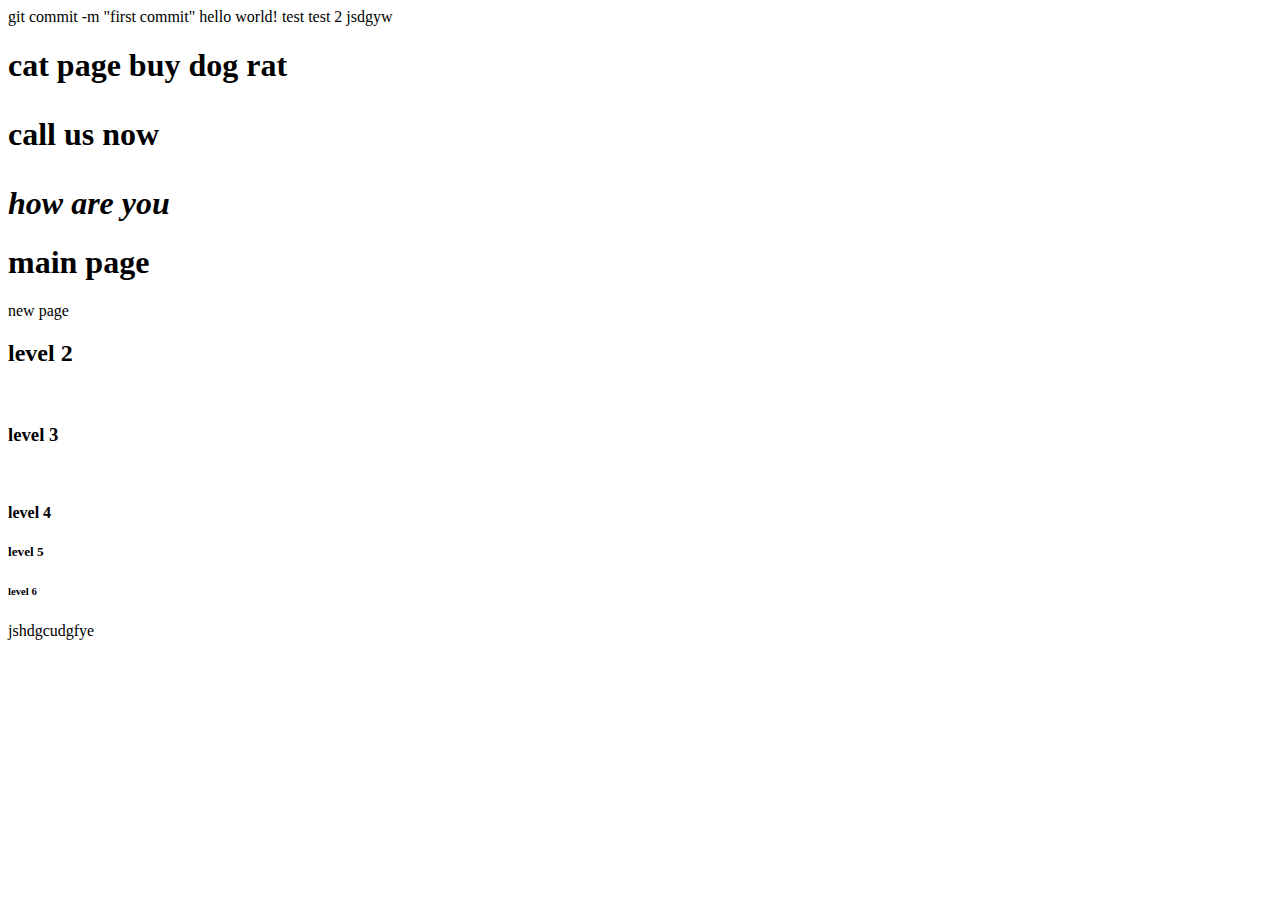
<file: 01/01/index.html>
git commit -m "first commit"<!DOCTYPE html>
<html lang="en">
<head>
    <meta charset="UTF-8">
    <meta name="viewport" content="width=device-width, initial-scale=1.0">
    <title>html intro</title>
</head>
<body>
    <!-- start of lesson -->
   hello world! test test 2 jsdgyw
   <!-- шаг назад -->
    <!-- h1-6  start -->
     <h1>
        cat page buy dog rat 
        
    <p>
        call us
        <strong>
            now 
        </strong>
    </p>
    <i> how are you </i>
   
     <h1>
        main page 
     </h1>new page  <br> 
     </h1>
     <h2>level 2</h2> <br>
     <h3>level 3</h3> <br>
     <h4>level 4</h4>
     <h5>level 5</h5>
     <h6>level 6</h6>
     <!-- SEO-search enginer optimizator -->
     jshdgcudgfye
</body>
</html>
</file>
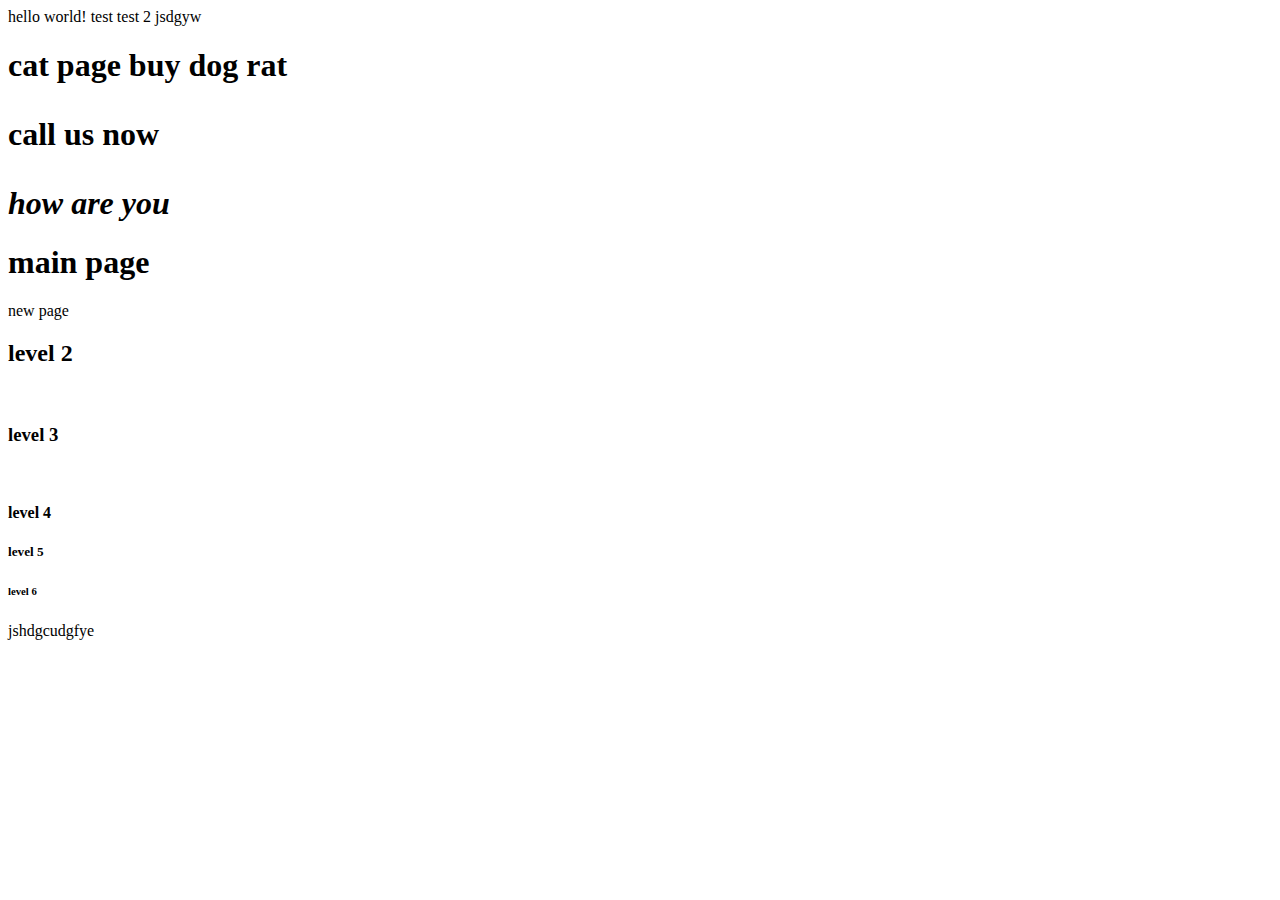
<file: 01/02/index.html>
<!DOCTYPE html>
<html lang="en">
<head>
    <meta charset="UTF-8">
    <meta name="viewport" content="width=device-width, initial-scale=1.0">
    <title>html intro</title>
</head>
<body>
    <!-- start of lesson -->
   hello world! test test 2 jsdgyw
   <!-- шаг назад -->
    <!-- h1-6  start -->
     <h1>
        cat page buy dog rat 
        
    <p>
        call us
        <strong>
            now 
        </strong>
    </p>
    <i> how are you </i>
   
     <h1>
        main page 
     </h1>new page  <br> 
     </h1>
     <h2>level 2</h2> <br>
     <h3>level 3</h3> <br>
     <h4>level 4</h4>
     <h5>level 5</h5>
     <h6>level 6</h6>
     <!-- SEO-search enginer optimizator -->
     jshdgcudgfye
</body>
</html>
</file>
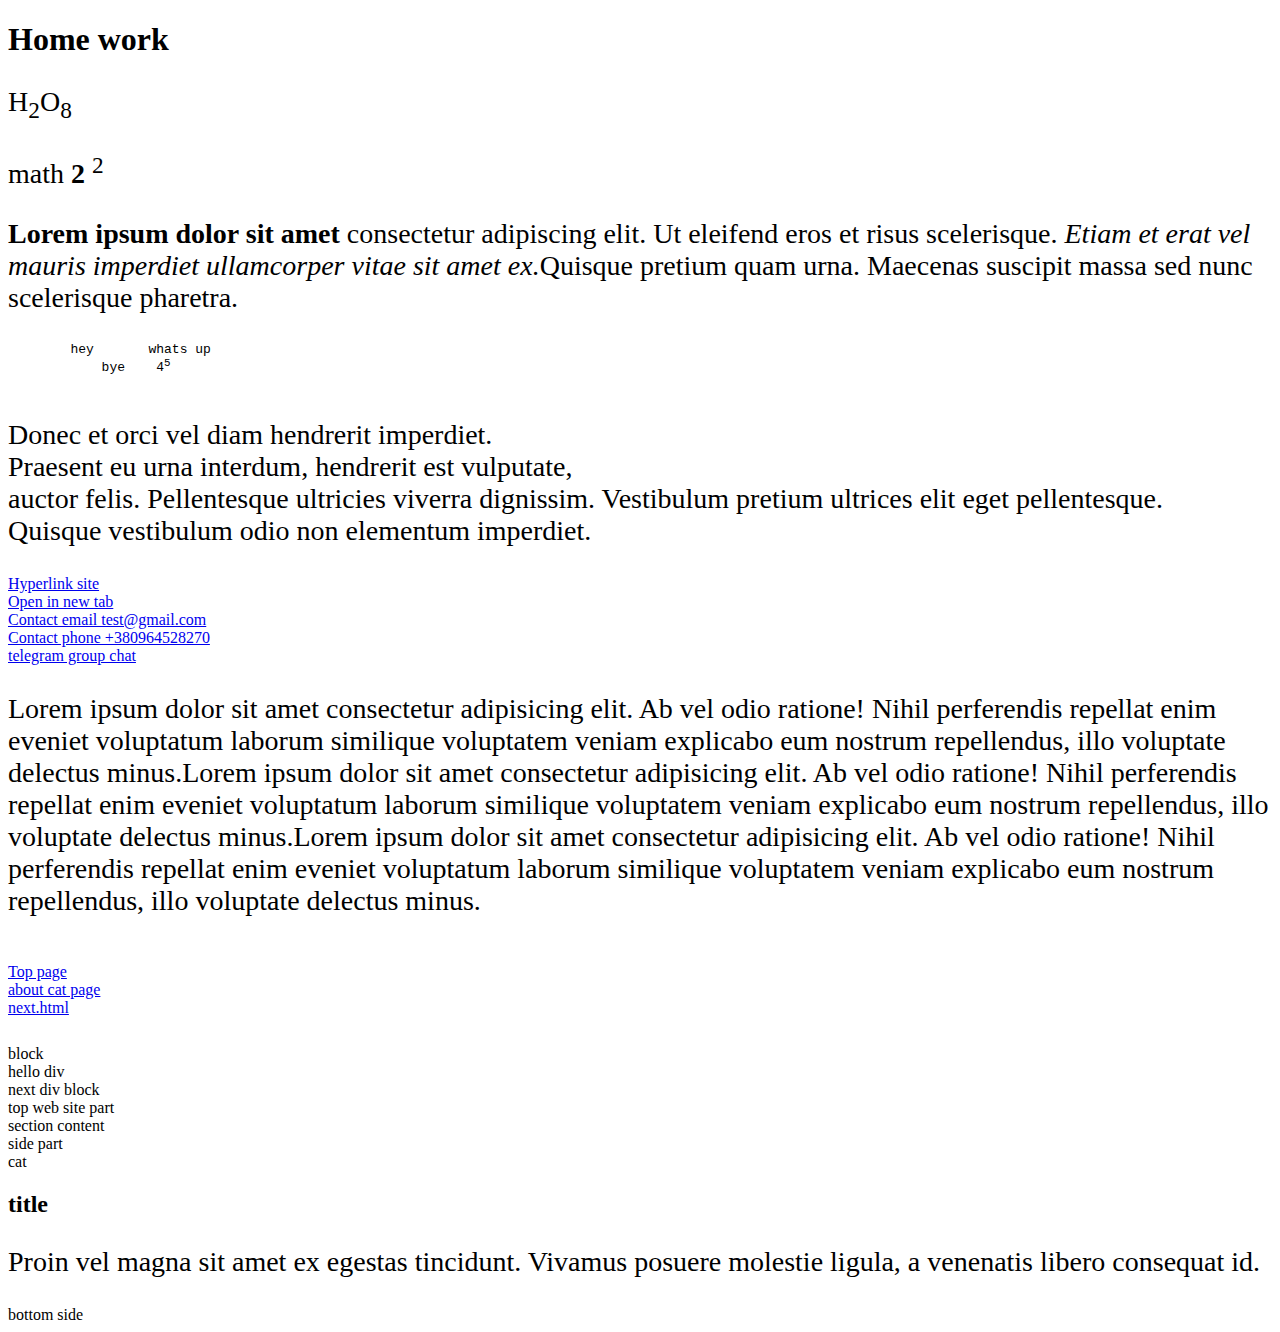
<file: 02.002/hm.01.html>
<!DOCTYPE html>
<html lang="en">
<head>
    <meta charset="UTF-8">
    <meta name="viewport" content="width=device-width, initial-scale=1.0">
    <title>home work</title>
</head>
<body>
    <style>
        p{
            font-size: 28px;
        }
    </style>
   <h1 id="top-page">
    Home work 
    <!-- ctrl +z -->
     </h1>
     <p>
        H<sub>2</sub>O<sub>8</sub>
     </p>
     <p>
        math <strong>2</strong> <sup>2</sup>
     </p>
     <p>
         <strong>Lorem ipsum dolor sit amet</strong> consectetur adipiscing elit. Ut eleifend eros et risus scelerisque. <em>Etiam et erat vel mauris imperdiet ullamcorper vitae sit amet ex.</em>Quisque pretium quam urna. Maecenas suscipit massa sed nunc scelerisque pharetra. 
     </p>
     <pre>
        hey       whats up 
            bye    4<sup>5</sup>
     </pre>
     <p>
        Donec et orci vel diam hendrerit imperdiet. <br> Praesent eu urna interdum, hendrerit est vulputate, <br> auctor felis. Pellentesque ultricies viverra dignissim. Vestibulum pretium ultrices elit eget pellentesque. <br>Quisque vestibulum odio non elementum imperdiet.
     </p>
    <a href="https://caniuse.com/">
        Hyperlink site
    </a>
    <br>
    <a href="https://caniuse.com/"target="_blank">
       Open in new tab  
    </a>
    <br>
    <a href="mailto:test@gmail.com">
        Contact email test@gmail.com 
    </a>
    <br>
    <a href="tel:+380964528270">
        Contact phone +380964528270
    </a>
    <br>
    <a href="https:telegram-group/53825472983">
        telegram group chat 
    </a>
    <p>
        Lorem ipsum dolor sit amet consectetur adipisicing elit. Ab vel odio ratione! Nihil perferendis repellat enim eveniet voluptatum laborum similique voluptatem veniam explicabo eum nostrum repellendus, illo voluptate delectus minus.Lorem ipsum dolor sit amet consectetur adipisicing elit. Ab vel odio ratione! Nihil perferendis repellat enim eveniet voluptatum laborum similique voluptatem veniam explicabo eum nostrum repellendus, illo voluptate delectus minus.Lorem ipsum dolor sit amet consectetur adipisicing elit. Ab vel odio ratione! Nihil perferendis repellat enim eveniet voluptatum laborum similique voluptatem veniam explicabo eum nostrum repellendus, illo voluptate delectus minus.
    </p>
    <br>
    <a href="#top-page">
        Top page
    </a>
    <br>
    <a href="#">
        about cat page 
    </a>
    <br>
    <a href="next.html">
        next.html 
    </a>
    <p>

    </p>
    
     <div>
        block 
     </div>
        
    
    <span>
        hello div 
    </span>
    <div>
        next div block 
    </div>
    <!-- Semantic tags -->
     <header>
        top web site part 
     </header>
     <section>
        section content 
     </section>
     <main>
        <aside>
            side part 
        </aside>
        <section>
            cat 
        </section>
     </main>
     <article>
        <h2>
            title 
        </h2>
        <p>
            Proin vel magna sit amet ex egestas tincidunt. Vivamus posuere molestie ligula, a venenatis libero consequat id.
        </p>
     </article>
     <footer>
        bottom side 
     </footer>
</body>
</html>
</file>
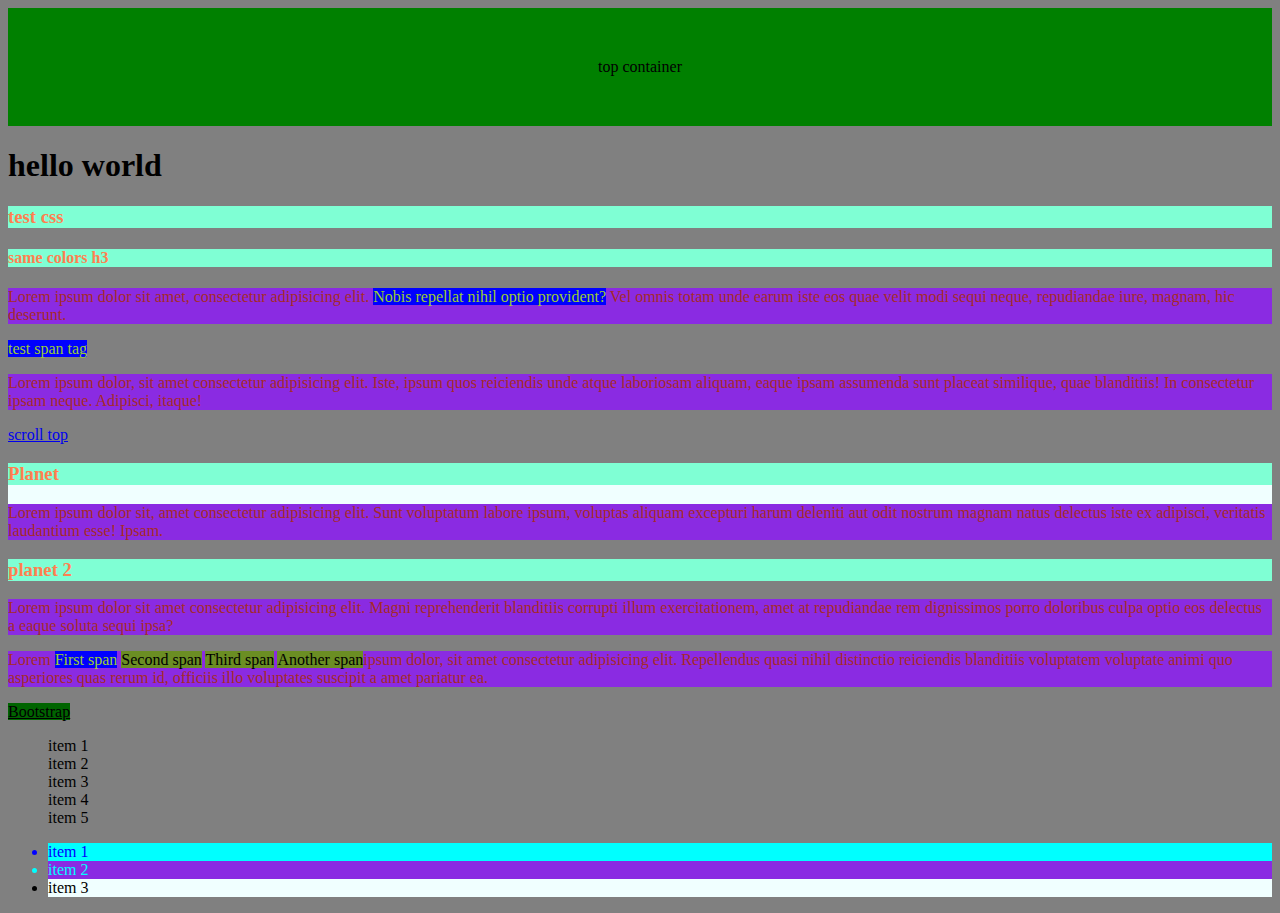
<file: 04/clw.04.html>
<!DOCTYPE html>
<html lang="en">
<head>
    <meta charset="UTF-8">
    <meta name="viewport" content="width=device-width, initial-scale=1.0">
    <title>Document</title>
    <link rel="stylesheet" href="style/style.css">
</head>
<body>
    <header id="top">
        top container
    </header>
    <h1>
        hello world
    </h1>
    <h3>
        test css
    </h3>
    <h4>
        same colors h3 
    </h4>
    <p>
        Lorem ipsum dolor sit amet, consectetur adipisicing elit. <span>Nobis repellat nihil optio provident?</span> Vel omnis totam unde earum iste eos quae velit modi sequi neque, repudiandae iure, magnam, hic deserunt.
    </p>
    <span>
       test span tag
    </span>
    <p>
        Lorem ipsum dolor, sit amet consectetur adipisicing elit. Iste, ipsum quos reiciendis unde atque laboriosam aliquam, eaque ipsam assumenda sunt placeat similique, quae blanditiis! In consectetur ipsam neque. Adipisci, itaque!
    </p>
    <a href="#top">
        scroll top
    </a>
    <article class="center-content">
        <h3>
            Planet
        </h3>
        <p>
            Lorem ipsum dolor sit, amet consectetur adipisicing elit. Sunt voluptatum labore ipsum, voluptas aliquam excepturi harum deleniti aut odit nostrum magnam natus delectus iste ex adipisci, veritatis laudantium esse! Ipsam.
        </p>
    </article>
    
    </section class="right-content border-block">
        <h3>
            planet 2
        </h3>
        <p>
            Lorem ipsum dolor sit amet consectetur adipisicing elit. Magni reprehenderit blanditiis corrupti illum exercitationem, amet at repudiandae rem dignissimos porro doloribus culpa optio eos delectus a eaque soluta sequi ipsa?
        </p>
    
    <p>
        Lorem <span> First span</span>
        <span>Second span</span>
        <span>Third span</span>
        <span>Another span</span>ipsum dolor, sit amet consectetur adipisicing elit. Repellendus quasi nihil distinctio reiciendis blanditiis voluptatem voluptate animi quo asperiores quas rerum id, officiis illo voluptates suscipit a amet pariatur ea.
    </p>
    
        <a href="https://getbootstrap.com/">
            Bootstrap
        </a>
        
        <ul>
            <il class="first-item">item 1</il>
        <br>
        <il>item 2</il>
        <br>
        <il>item 3</il>
        <br>
        <il>item 4</il>
        <br>
        <il>item 5</il>
        </ul>
    
    <ul>
        <li> item 1</li>
        <li> item 2</li>
        <li> item 3</li>
    </ul>
</section>



</body>
</html>
</file>
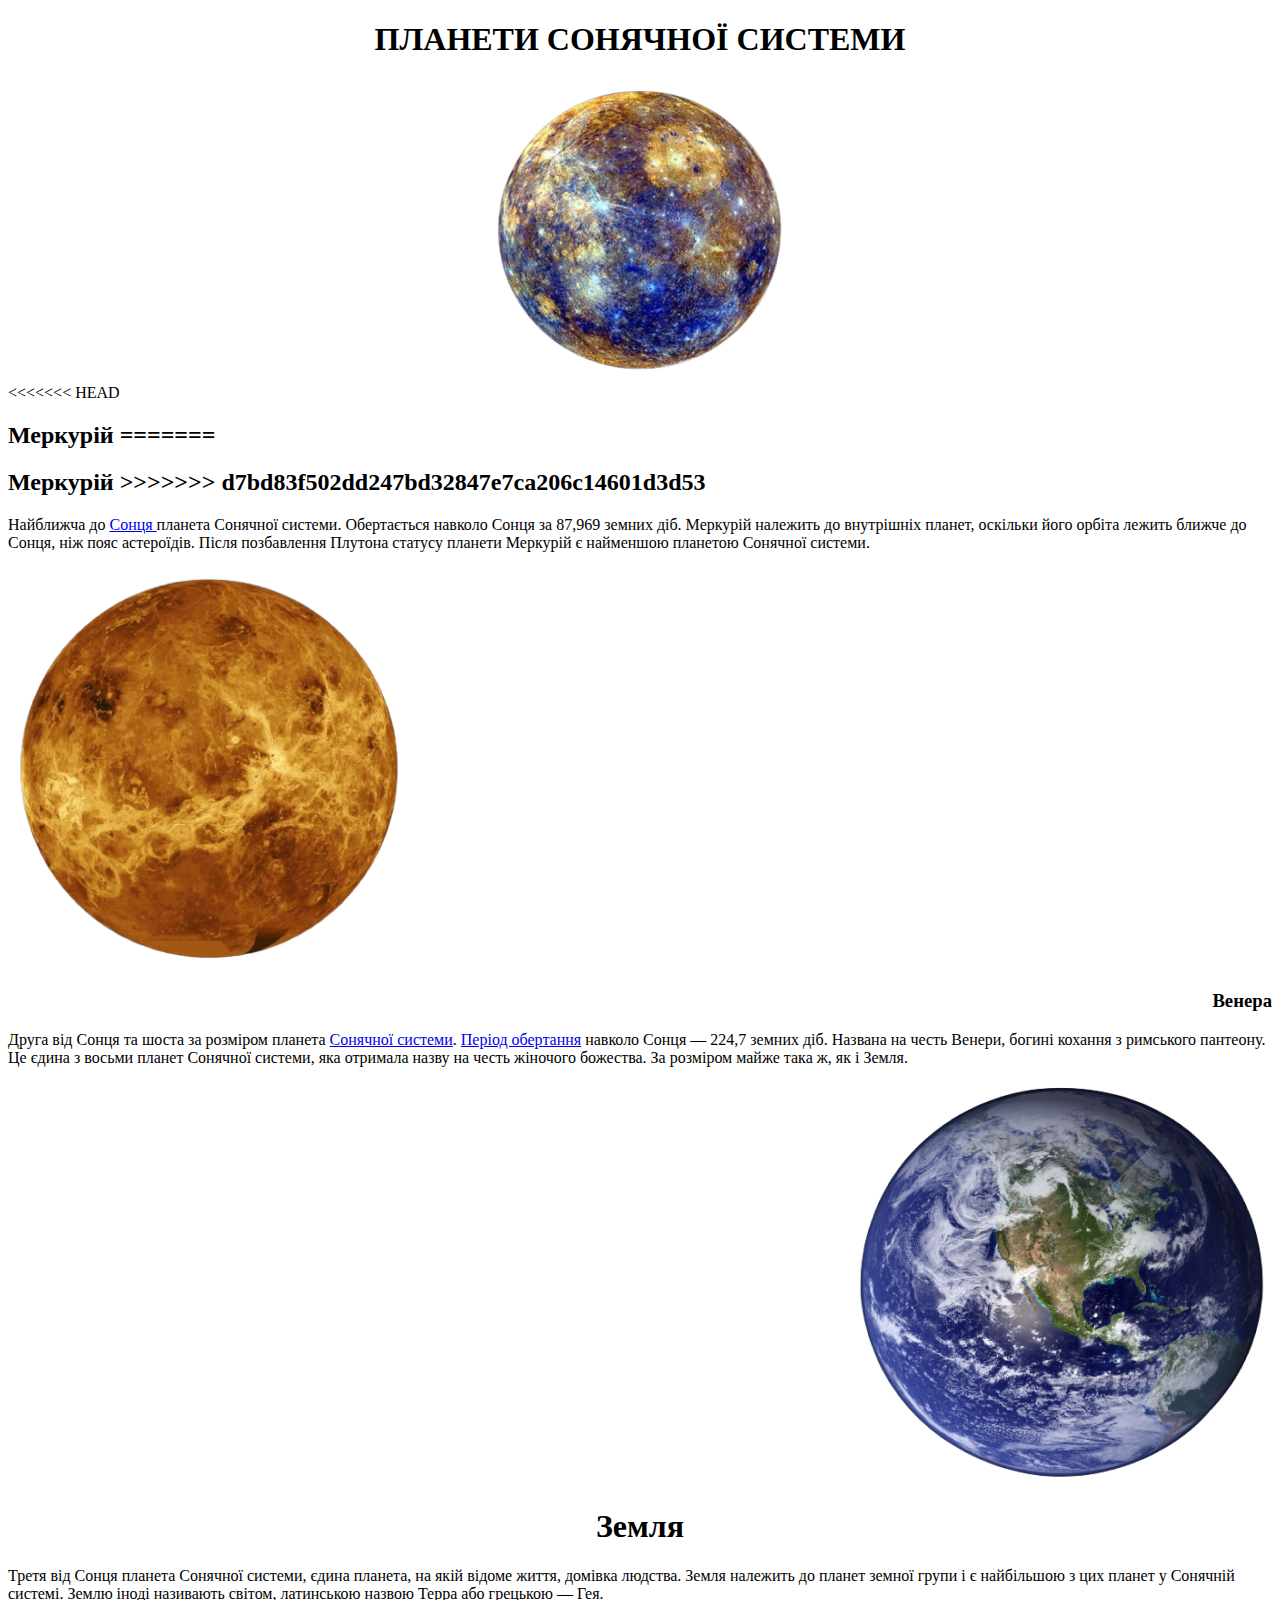
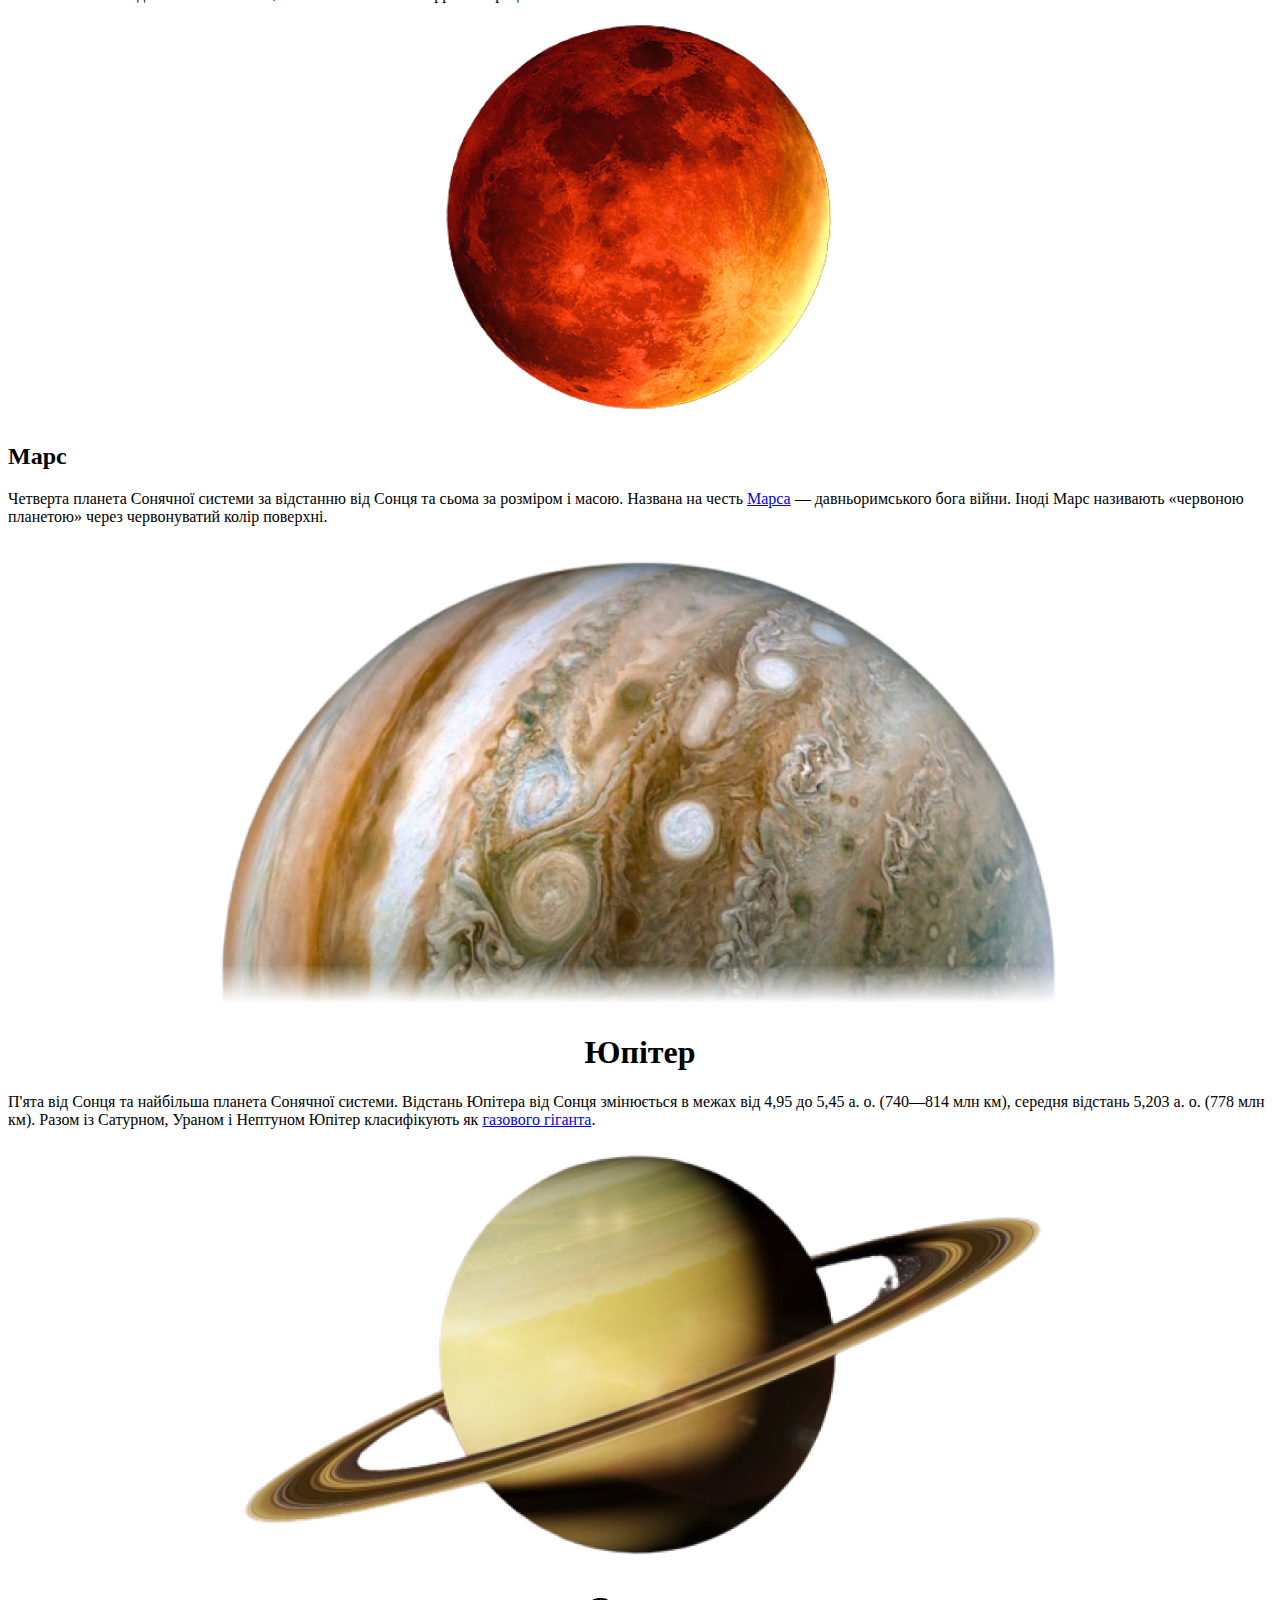
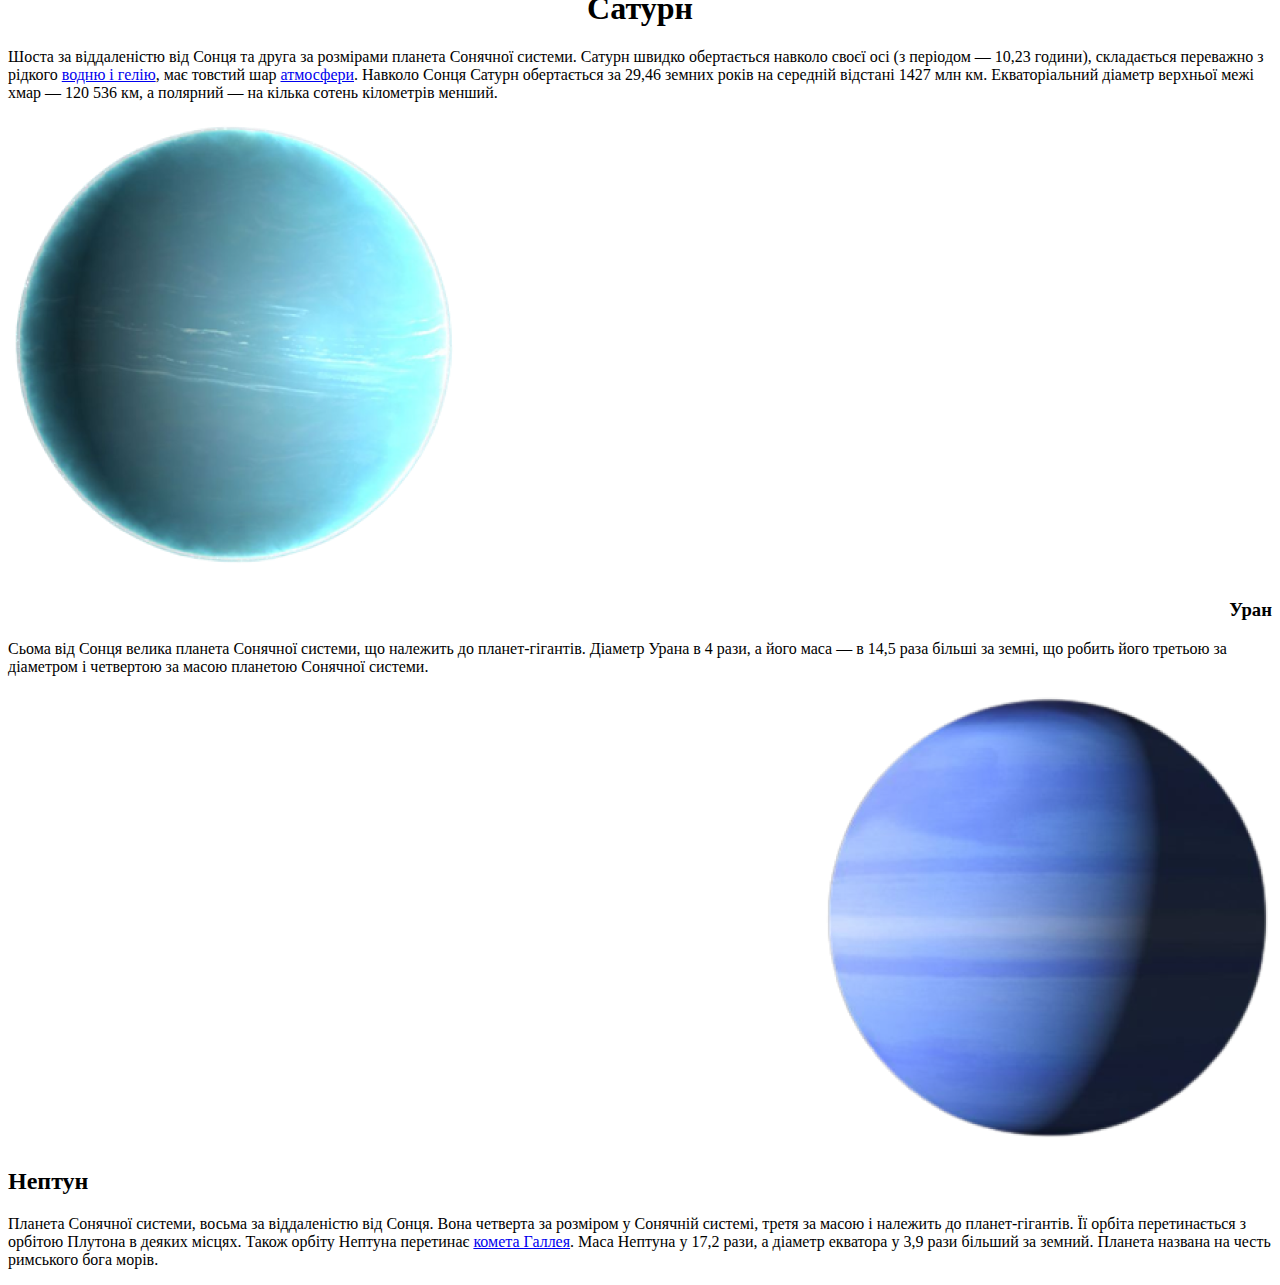
<file: 04/hw.04.html>
<!DOCTYPE html>
<html lang="en">
<head>
    <meta charset="UTF-8">
    <meta name="viewport" content="width=device-width, initial-scale=1.0">
    <title>Document</title>
    <link rel="stylesheet" href="style/hw.css">
</head>
<body>
    <section class="center-content">
        <h1>
            ПЛАНЕТИ СОНЯЧНОЇ СИСТЕМИ
        </h1>
            <img src="images/firstplanet.png" alt="planet">
    </section>
<<<<<<< HEAD
    <h2>
        Меркурій
=======

    <h2>
        Меркурій 
>>>>>>> d7bd83f502dd247bd32847e7ca206c14601d3d53
    </h2>
    <p>
        Найближча до <a href="#">Сонця </a>планета Сонячної системи. Обертається навколо Сонця за 87,969 земних діб. Меркурій належить до внутрішніх планет, оскільки його орбіта лежить ближче до Сонця, ніж пояс астероїдів. Після позбавлення Плутона статусу планети Меркурій є найменшою планетою Сонячної системи.
    </p>
    <img src="images/secondplanet.png" alt="planet">
    <h3>
        Венера
    </h3>
    <p>
        Друга від Сонця та шоста за розміром планета <a href="#">Сонячної системи</a>. <a href="#">Період обертання</a> навколо Сонця — 224,7 земних діб. Названа на честь Венери, богині кохання з римського пантеону. Це єдина з восьми планет Сонячної системи, яка отримала назву на честь жіночого божества. За розміром майже така ж, як і Земля.
    </p>
    <section class="right-content">
        <img src="images/thirdplanet.png" alt="thirdplanet">
    </section>
    <h1>
        Земля
    </h1>
        
   
    <p>
        Третя від Сонця планета Сонячної системи, єдина планета, на якій відоме життя, домівка людства. Земля належить до планет земної групи і є найбільшою з цих планет у Сонячній системі. Землю іноді називають світом, латинською назвою Терра або грецькою — Гея.
    </p>
   <section class="center-content">
    <img src="images/marc.png" alt="marc">
   </section>
   <h2>
    Марс
   </h2>
    
  
   <p>
    Четверта планета Сонячної системи за відстанню від Сонця та сьома за розміром і масою. Названа на честь <a href="#">Марса</a> — давньоримського бога війни. Іноді Марс називають «червоною планетою» через червонуватий колір поверхні.
   </p>
   <section class="center-content">
    <img src="images/fourthplanet.png" alt="planet">
   </section>
   
    <h1>
        Юпітер
    </h1>

   <p>
    П'ята від Сонця та найбільша планета Сонячної системи. Відстань Юпітера від Сонця змінюється в межах від 4,95 до 5,45 а. о. (740—814 млн км), середня відстань 5,203 а. о. (778 млн км). Разом із Сатурном, Ураном і Нептуном Юпітер класифікують як <a href="#">газового гіганта</a>.
   </p>
   <section class="center-content">
    <img src="images/sat.png" alt="planet">
   </section>
   <h1>
    Сатурн
   </h1>
    
   
   <p>
    Шоста за віддаленістю від Сонця та друга за розмірами планета Сонячної системи. Сатурн швидко обертається навколо своєї осі (з періодом — 10,23 години), складається переважно з рідкого <a href="#">водню і гелію</a>, має товстий шар <a href="#">атмосфери</a>. Навколо Сонця Сатурн обертається за 29,46 земних років на середній відстані 1427 млн км. Екваторіальний діаметр верхньої межі хмар — 120 536 км, а полярний — на кілька сотень кілометрів менший.
   </p>
   <img src="images/fifth.png" alt="planet">
   <h3>
    Уран
   </h3>
   <p>
    Сьома від Сонця велика планета Сонячної системи, що належить до планет-гігантів. Діаметр Урана в 4 рази, а його маса — в 14,5 раза більші за земні, що робить його третьою за діаметром і четвертою за масою планетою Сонячної системи.
   </p>
   <section class="right-content">
    <img src="images/nep.png" alt="planet">
   </section>
 
    <h2>
        Нептун
    </h2>
   
   <p>
    Планета Сонячної системи, восьма за віддаленістю від Сонця. Вона четверта за розміром у Сонячній системі, третя за масою і належить до планет-гігантів. Її орбіта перетинається з орбітою Плутона в деяких місцях. Також орбіту Нептуна перетинає <a href="#">комета Галлея</a>. Маса Нептуна у 17,2 рази, а діаметр екватора у 3,9 рази більший за земний. Планета названа на честь римського бога морів.
   </p>
</body>
</html>
</file>
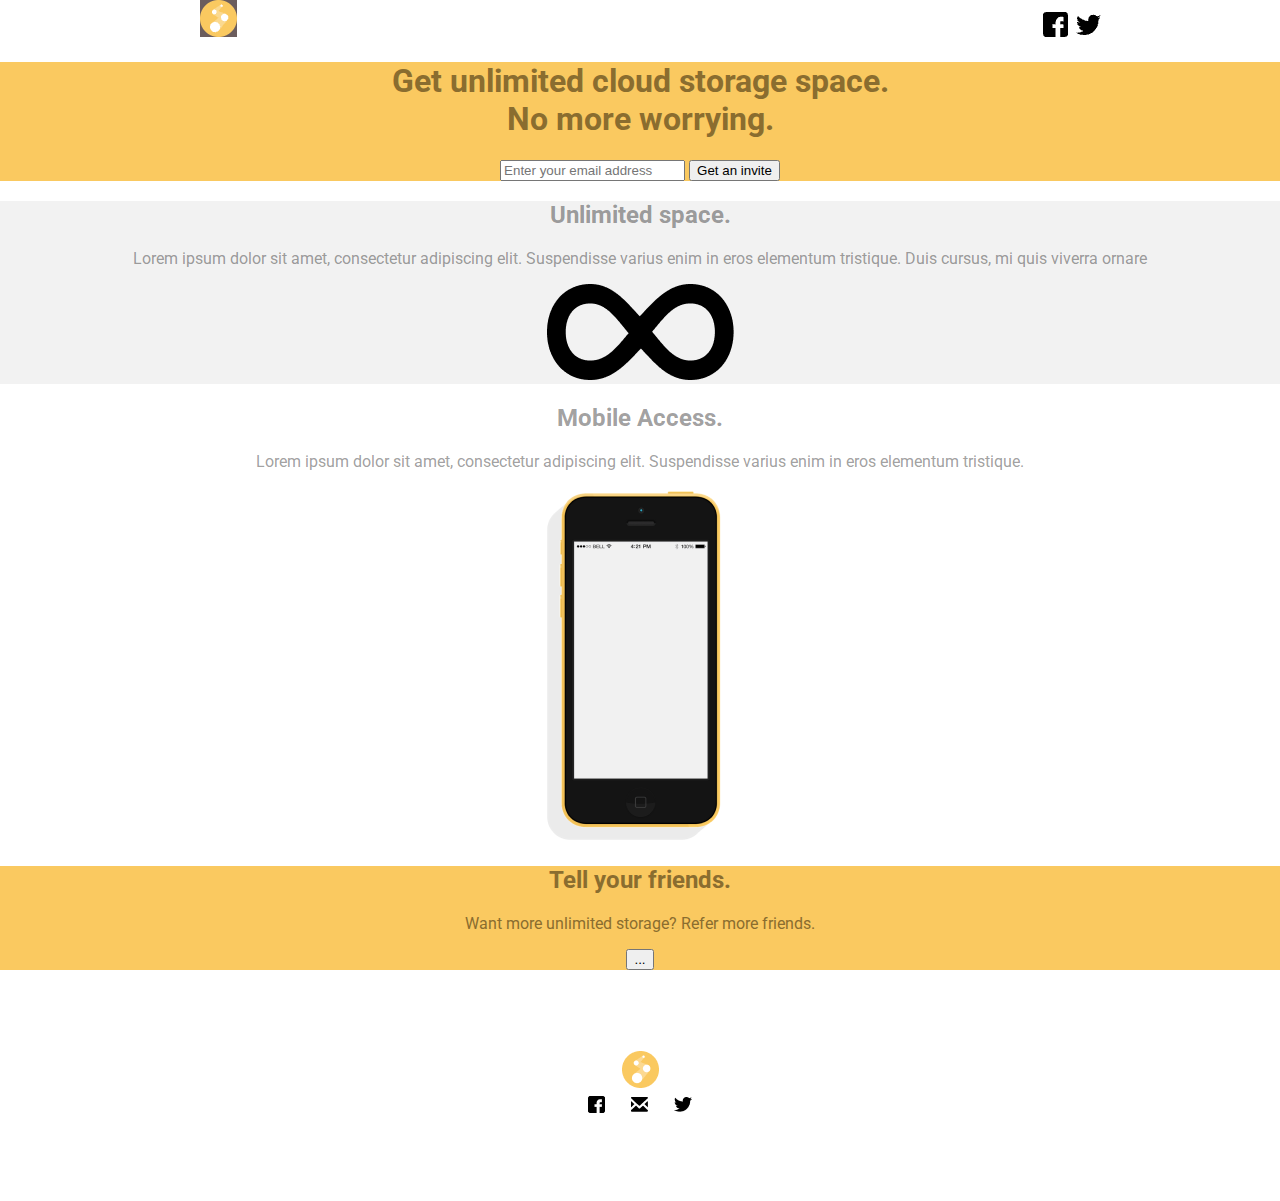
<file: 05/hw.05.html>
<!DOCTYPE html>
<html lang="en">
<head>
    <meta charset="UTF-8">
    <meta name="viewport" content="width=device-width, initial-scale=1.0">
    <title>Document</title>
    <link rel="preconnect" href="https://fonts.googleapis.com">
<link rel="preconnect" href="https://fonts.gstatic.com" crossorigin>
<link href="https://fonts.googleapis.com/css2?family=Roboto:ital,wght@0,100;0,300;0,400;0,500;0,700;0,900;1,100;1,300;1,400;1,500;1,700;1,900&display=swap" rel="stylesheet">
    <link rel="stylesheet" href="style/new.css">
</head>
<body>
<header>
    <div class="header-contairner">
        <div class="logo-block">
            <img src="image/Logo.png" alt="Logo">
        </div>  
        <div class="social-block">
            <a href="#"> <img src="image/fb.png" alt="fb"></a>
            <a href="#"> <img src="image/Frame.png" alt="frame"></a>
        </div>   
    </div>
</header>
<section class="form">
    <div class="text-container"></div>
    <h1>
        Get unlimited cloud storage space. <br>
        No more worrying.
    </h1>
    <form>
        <input type="email" placeholder="Enter your email address" class="email">
        <input type="submit" value="Get an invite" class="email-button">
    </form>
</section>
<section class="space">
    <div class="text-contairner">
        <h2>
            Unlimited space.
        </h2>
        <p>
            Lorem ipsum dolor sit amet, consectetur adipiscing elit. Suspendisse varius enim in eros elementum tristique. Duis cursus, mi quis viverra ornare
        </p>
        <img src="image/IMAGE-2.png" alt="ing">
    </div>
</section>
<section class="mobile">
    <div class="text-contairner">
        <h2>
            Mobile Access.
        </h2>
        <p>
            Lorem ipsum dolor sit amet, consectetur adipiscing elit. Suspendisse varius enim in eros elementum tristique.
        </p>
        <img src="image/IMAGE-3.png" alt="phone">
    </div>
</section>
<section class="share">
    <div class="text-contairner">
        <h2>
            Tell your friends.
        </h2>
        <p>
            Want more unlimited storage? Refer more friends.
        </p>
        <form> 
            <input type="button" value="..." class="button"/>
        </form>
    </div>
</section>
<footer>
    <div class="end">
        <img src="image/IMAGE-4.png" alt="logo"><br>
        <img src="image/IMAGE-5.png" alt="facebook">
        <img src="image/IMAGE-6.png" alt="email">
        <img src="image/IMAGE-7.png" alt="twitter">
    </div>
</footer>
</body>
</html>
</file>
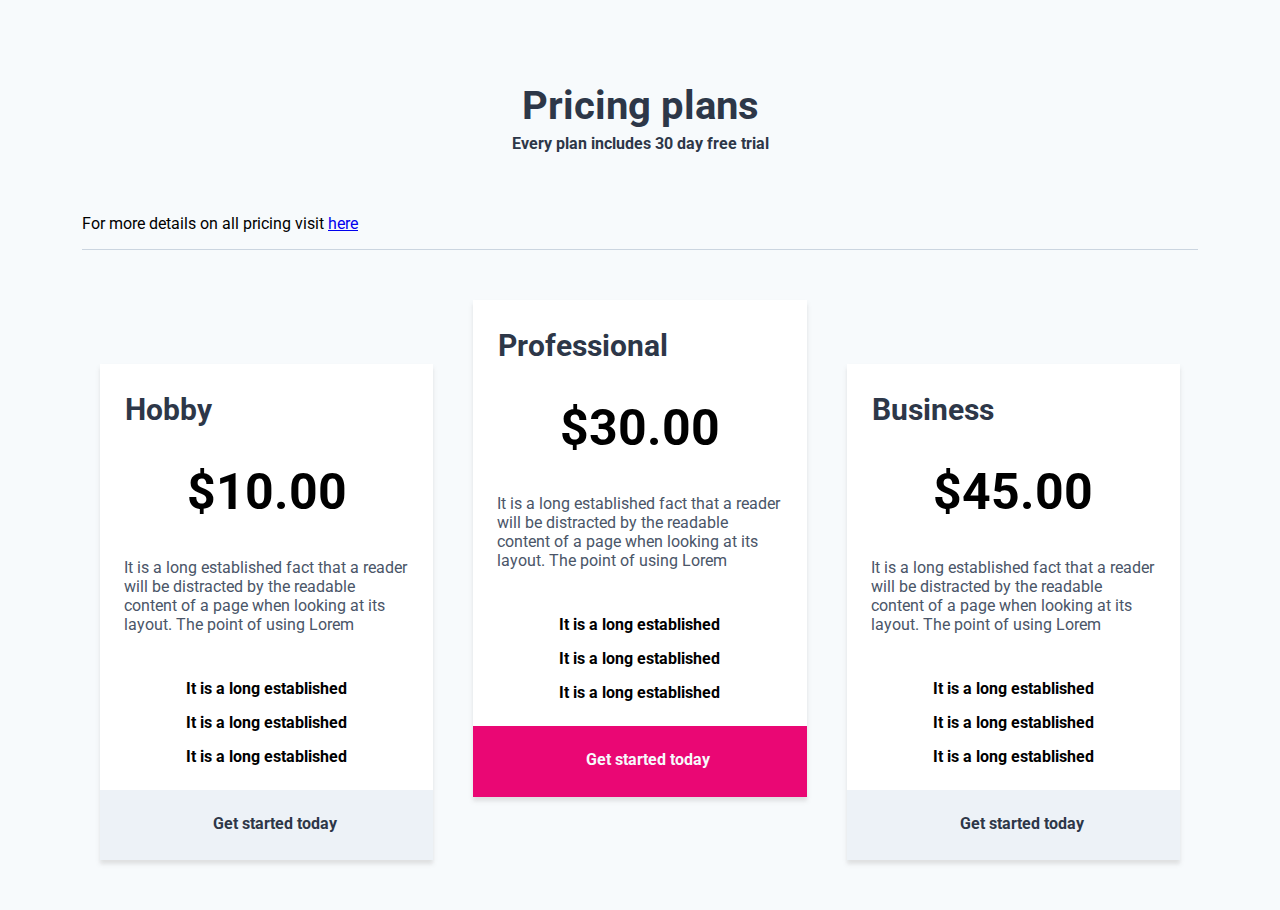
<file: 06/hw.06.html>
<!DOCTYPE html>
<html lang="en">
<head>
    <meta charset="UTF-8">
    <meta name="viewport" content="width=device-width, initial-scale=1.0">
    <title>Document</title>
    <link rel="preconnect" href="https://fonts.googleapis.com">
<link rel="preconnect" href="https://fonts.gstatic.com" crossorigin>
<link href="https://fonts.googleapis.com/css2?family=Roboto:ital,wght@0,100;0,300;0,400;0,500;0,700;0,900;1,100;1,300;1,400;1,500;1,700;1,900&display=swap" rel="stylesheet">
    <link rel="stylesheet" href="new.css">
</head>
<body>
    <body>
        <header>
          <h1>Pricing plans</h1>
          <h3>Every plan includes 30 day free trial</h3>
          <p class="first">For more details on all pricing visit <a href="#">here</a></p>
        </header>
      
        <div class="card">
      
          <div class="block">
              
              <h2>Hobby</h2>
              <h1>$10.00</h1>
              <p class="text-content">It is a long established fact that a reader will be distracted by the readable content of a page when looking at its layout. The point of using Lorem</p>
              <p class="action">It is a long established <br>
                  It is a long established <br>
                  It is a long established <br>
              </p>
              <div class="gray">
                <p class="end">Get started today</p>
              </div>
          </div>
      
          <div class="block">
          
              <h2>Professional</h2>
              <h1>$30.00</h1>
              <p class="text-content">It is a long established fact that a reader will be distracted by the readable content of a page when looking at its layout. The point of using Lorem</p>
              <p class="action">It is a long established <br>
                  It is a long established <br>
                  It is a long established <br>
              </p>
              <div class="rose">
                <p class="end">Get started today</p></div>
          </div>
          <div class="block">
       
            <h2>Business</h2>
             <h1>$45.00</h1>
             <p class="text-content">It is a long established fact that a reader will be distracted by the readable content of a page when looking at its layout. The point of using Lorem</p>
             <p class="action">It is a long established <br>
                 It is a long established <br>
                 It is a long established <br>
             </p>
             <div class="gray">
               <p class="end">Get started today</p>
             </div>
 </div>
 </div>      
</body>
</html>
</file>
<file: 04/style/style.css>
body{
    background-color: grey;
}

/* h1{
    background-color: black;
    color: antiquewhite;
}
h3{
    background-color: aquamarine;
    color: coral;
}
h4{
    background-color: aquamarine;
    color: coral;
} */
 h2,h3,h4{
    background-color: aquamarine;
    color: coral;
 }
 p{
    background-color: blueviolet;
    color: brown;
 }
 span{
    background-color: blue;
    color: yellowgreen;
 }
 #top{
    background-color: green;
    padding: 50px;
    text-align: center;
 }
 .center-content{
    background-color: azure;
 }
 .center-content h3
 .center-content p{
    text-align: center;
 }
 span+span{
    background-color: olivedrab;
    color: black;
 }
 li:first-child{
    background-color: aqua;
    color: blue;
 }
 li:last-child{
    background-color: azure;
    color: black;
 }
 li:nth-child(2){
    background-color: blueviolet;
    color: aqua;
 }
 a[href='https://getbootstrap.com/']{
    background-color: darkgreen;
    color: black;
 }
 h3:hover{
     background-color: rgb(191, 255, 234);
     color: rgb(247, 195, 176);
 }
</file>
<file: 04/style/hw.css>
.center-content{
    text-align: center;
}
h2{
    text-align: left;
}
 h3{
    text-align: right;
}
section.right-content{
    text-align: right;
}
h4{
    text-align: center;
    
}
section.center-content{
    text-align: center;
}
section.center-content{
    text-align: center;
}
h1{
    text-align: center;
}
section.center-content{
    text-align: center;
}

h3{
    text-align: right;
}
</file>
<file: 05/style/new.css>
*{
    box-sizing: border-box;}
body{
    margin: 0;
font-family: "Roboto", sans-serif;
font-weight: 400;
font-style: normal;}

.logo-block {display: inline; text-align: left; margin-left: 200px;}
.social-block{display: inline; text-align: right; margin: 0 0 0 800px;}
section.form{
    background-color: #fac960;
    color: #8A6D2F;
    text-align: center;
    margin-left: auto;
    margin-right: auto;
    margin-top: auto;
    margin-bottom: 70;
    max-width: 50;
    
}
section.space{
    background-color: #f2f2f2;
    color: #2d2c2c76;
    text-align: center;
    max-width: 50;
    margin: 0%;
}
section.mobile{
    background-color: white;
    color: #2d2c2c76;
    text-align: center;
    max-width: 70;
}
section.share{
    background-color: #fac960;
    color: #8A6D2F;
    text-align: center;
    margin: 50;
}
footer{
    text-align: center;
    margin: 81px auto; line-height: 24px; letter-spacing: 22px;
}
</file>
<file: 06/new.css>
*{box-sizing: border-box;}
body{
    margin: 0;
    font-family: "Roboto", sans-serif;
font-weight: 700;
font-style: normal;
background: rgb(247, 250, 252);
}
header{
    width: 1116px;
margin: 0 auto;
border-bottom: 1px solid rgb(203, 213, 224); 
}
header h1{color: rgb(45, 55, 72);
    font-size: 40px;
    line-height: 47px;
    margin-top: 82px;
    margin-bottom: 5px;
text-align: center;}
header h3 {color: rgb(45, 55, 72);
    font-size: 16px;
    line-height: 19px;
    margin: 0;
    text-align: center;}
.first{margin-top: 61px; 
    text-align: left;
    font-size: 16px;
    font-weight: 400;
    line-height: 19px;
    }
    .card{display: flex;
        width: 1080px;
            justify-content: space-between;
            column-gap: 40px;
            margin: 50px auto;
        height: 560px;
        
            }
        .block{
            width: 350px;
            box-shadow: 0px 4px 4px 0px rgba(152, 149, 149, 0.25);
            background: rgb(255, 255, 255);
            align-self:flex-end;
        }
.block:nth-child(2){align-self: flex-start;}

.block h2{margin: 28px 0 0 25px;
    color: rgb(45, 55, 72);
    font-size: 30px;
    line-height: 35px;
    text-align: left;}

.block h1{color: rgb(0, 0, 0);
    font-size: 50px;
    line-height: 59px;
    margin-top: 36px;
    text-align: center;}
    .text-content{margin: 36px 24px 0 24px;color: rgb(74, 85, 104);
        font-size: 16px;
        font-weight: 400;
        line-height: 19px;
       }
    .action{color: rgb(0, 0, 0);
        font-size: 16px;
       line-height: 34px;
        text-align: center;
        margin-top: 38px;}
    .gray{
        height: 70px;
        background: rgb(237, 242, 247);
        color:rgb(45, 55, 72) ;}
    .rose{
        height: 71px;
        color: rgb(247, 250, 252);
        background: rgb(234, 7, 116);
    }
    .end {padding: 24px 0 0 113px;}
</file>
